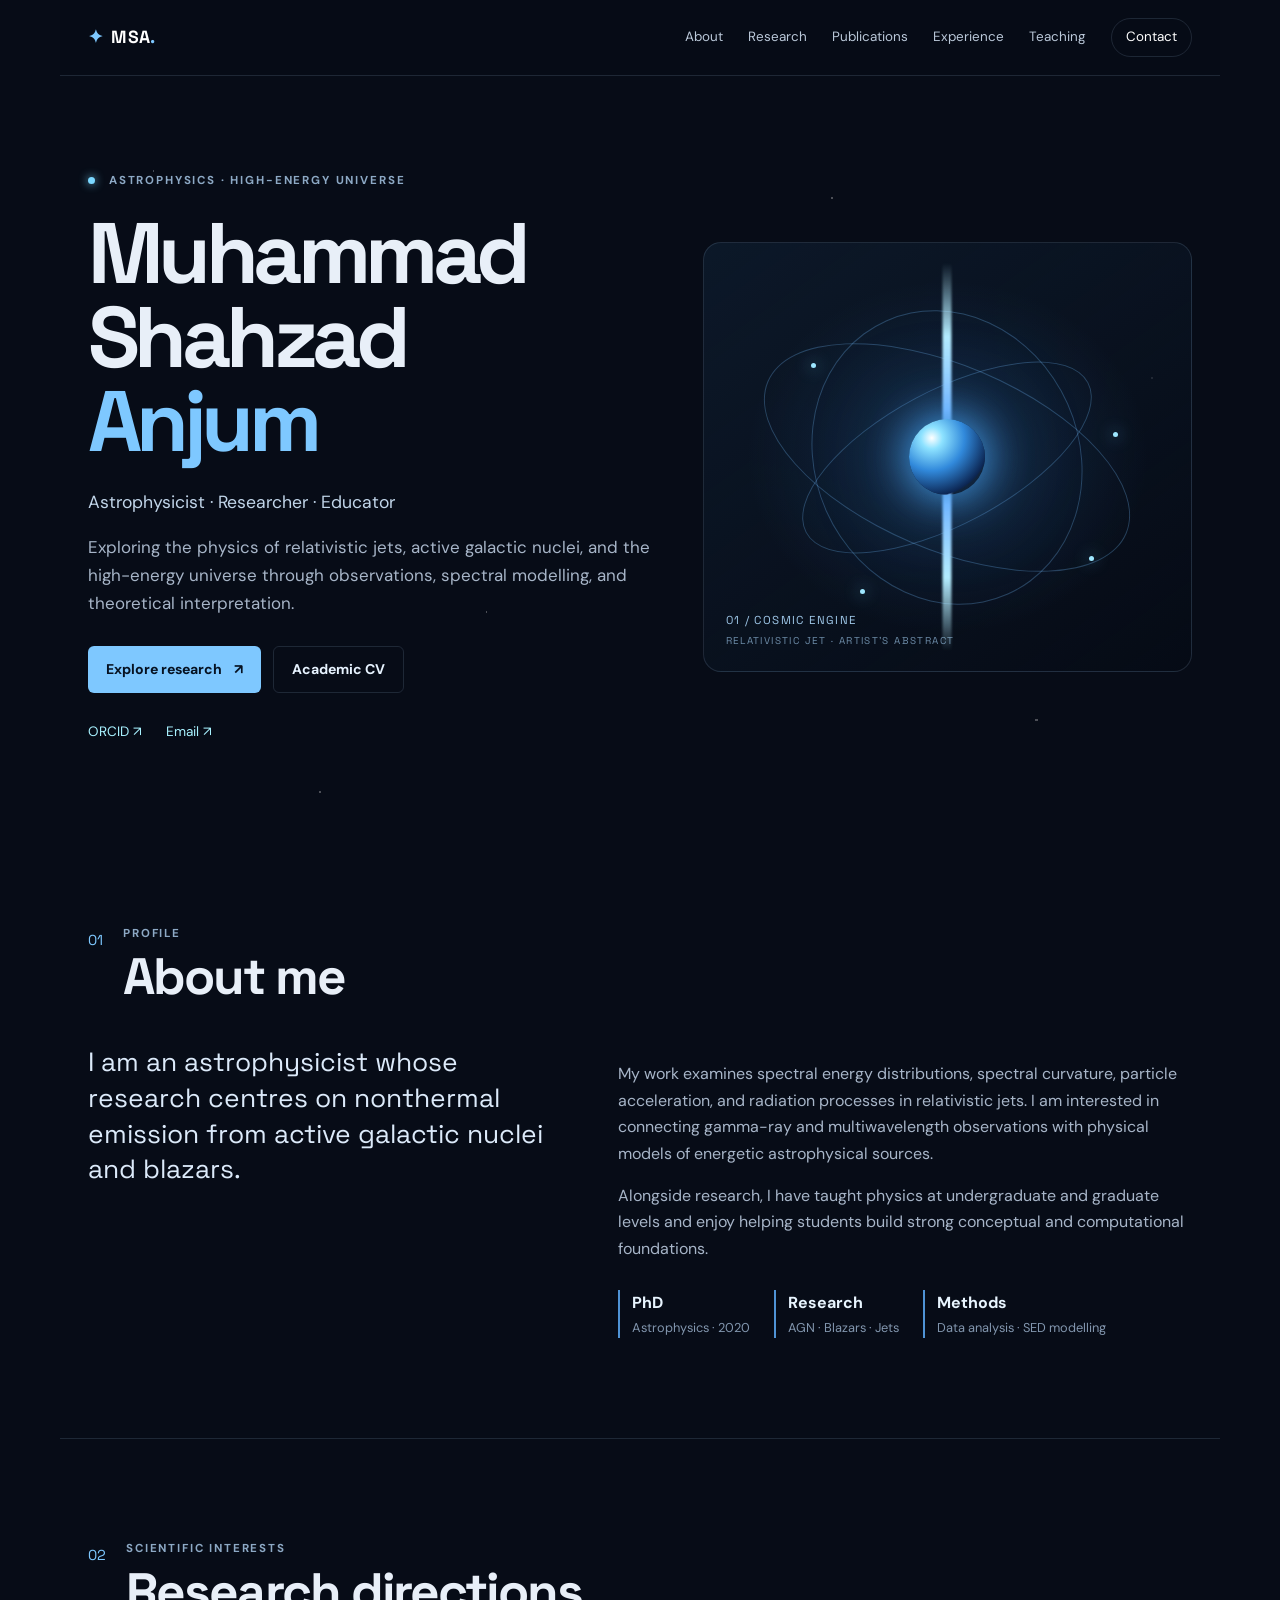
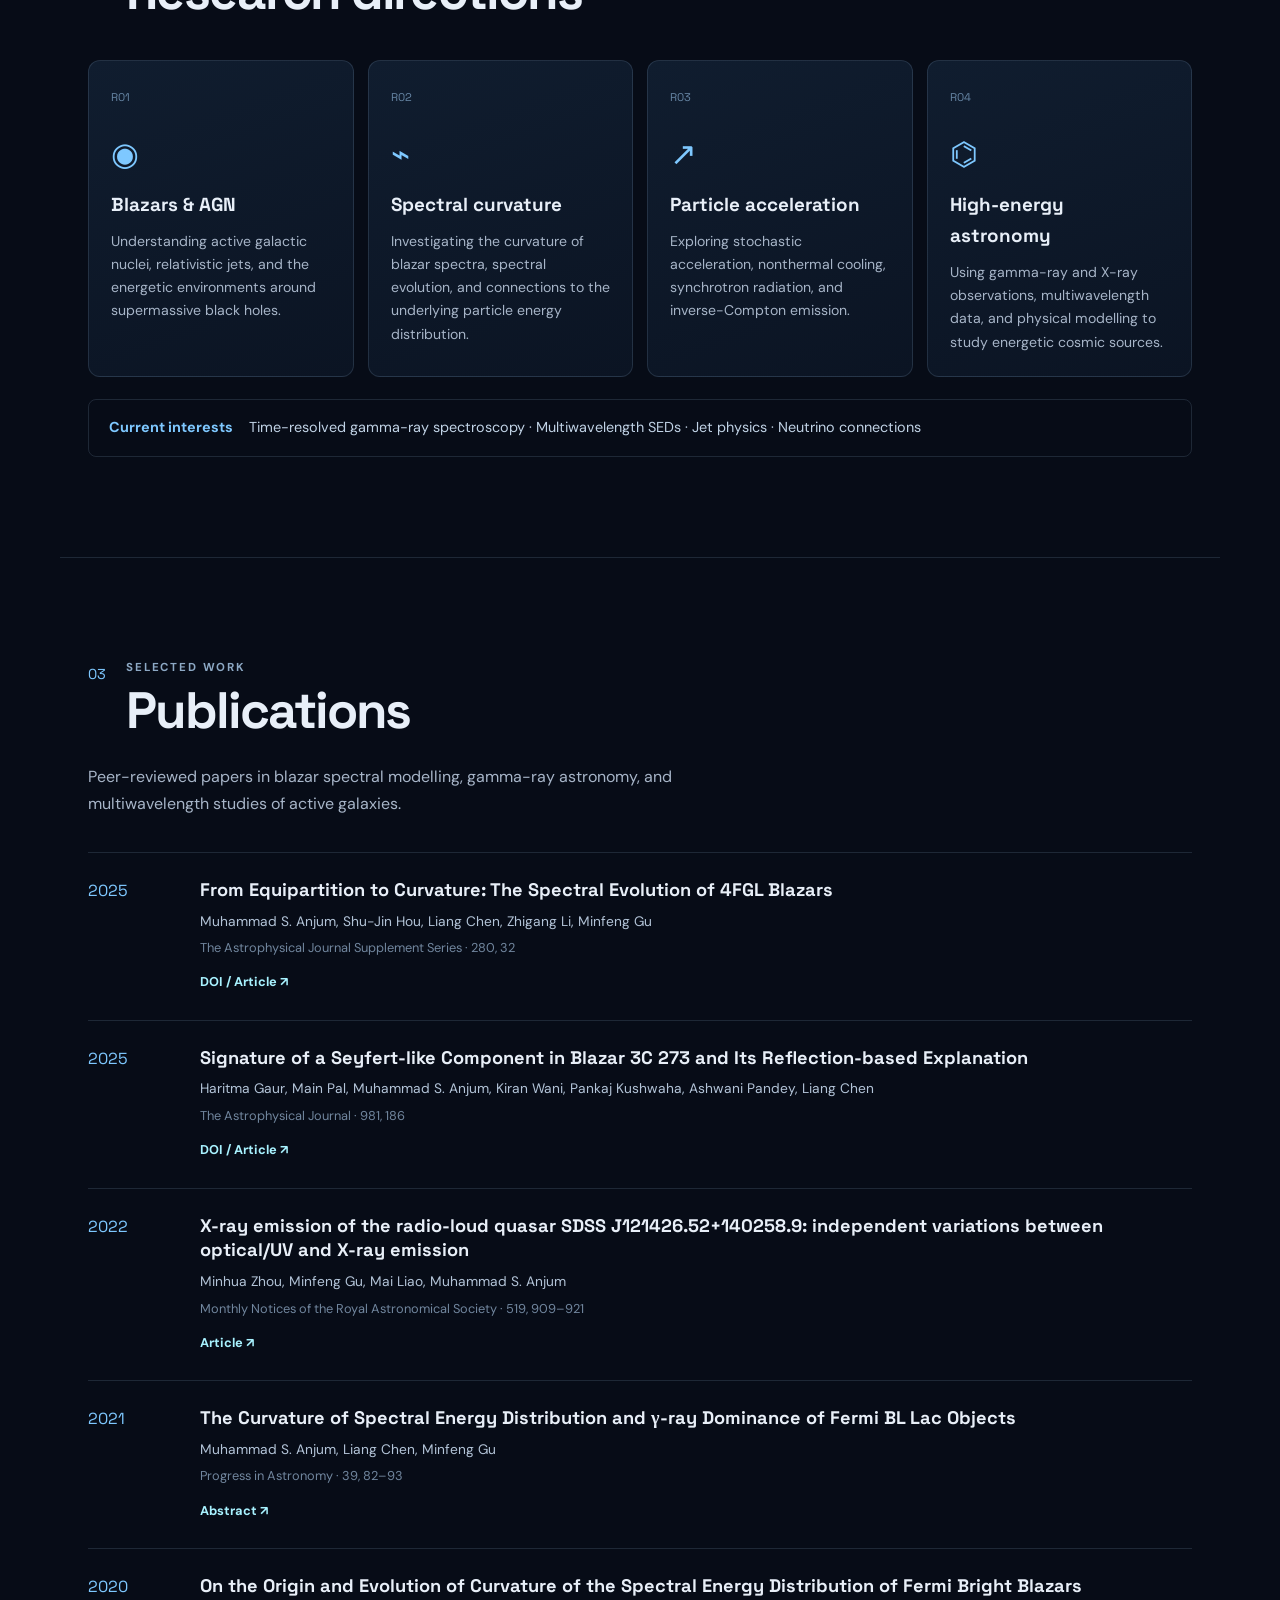
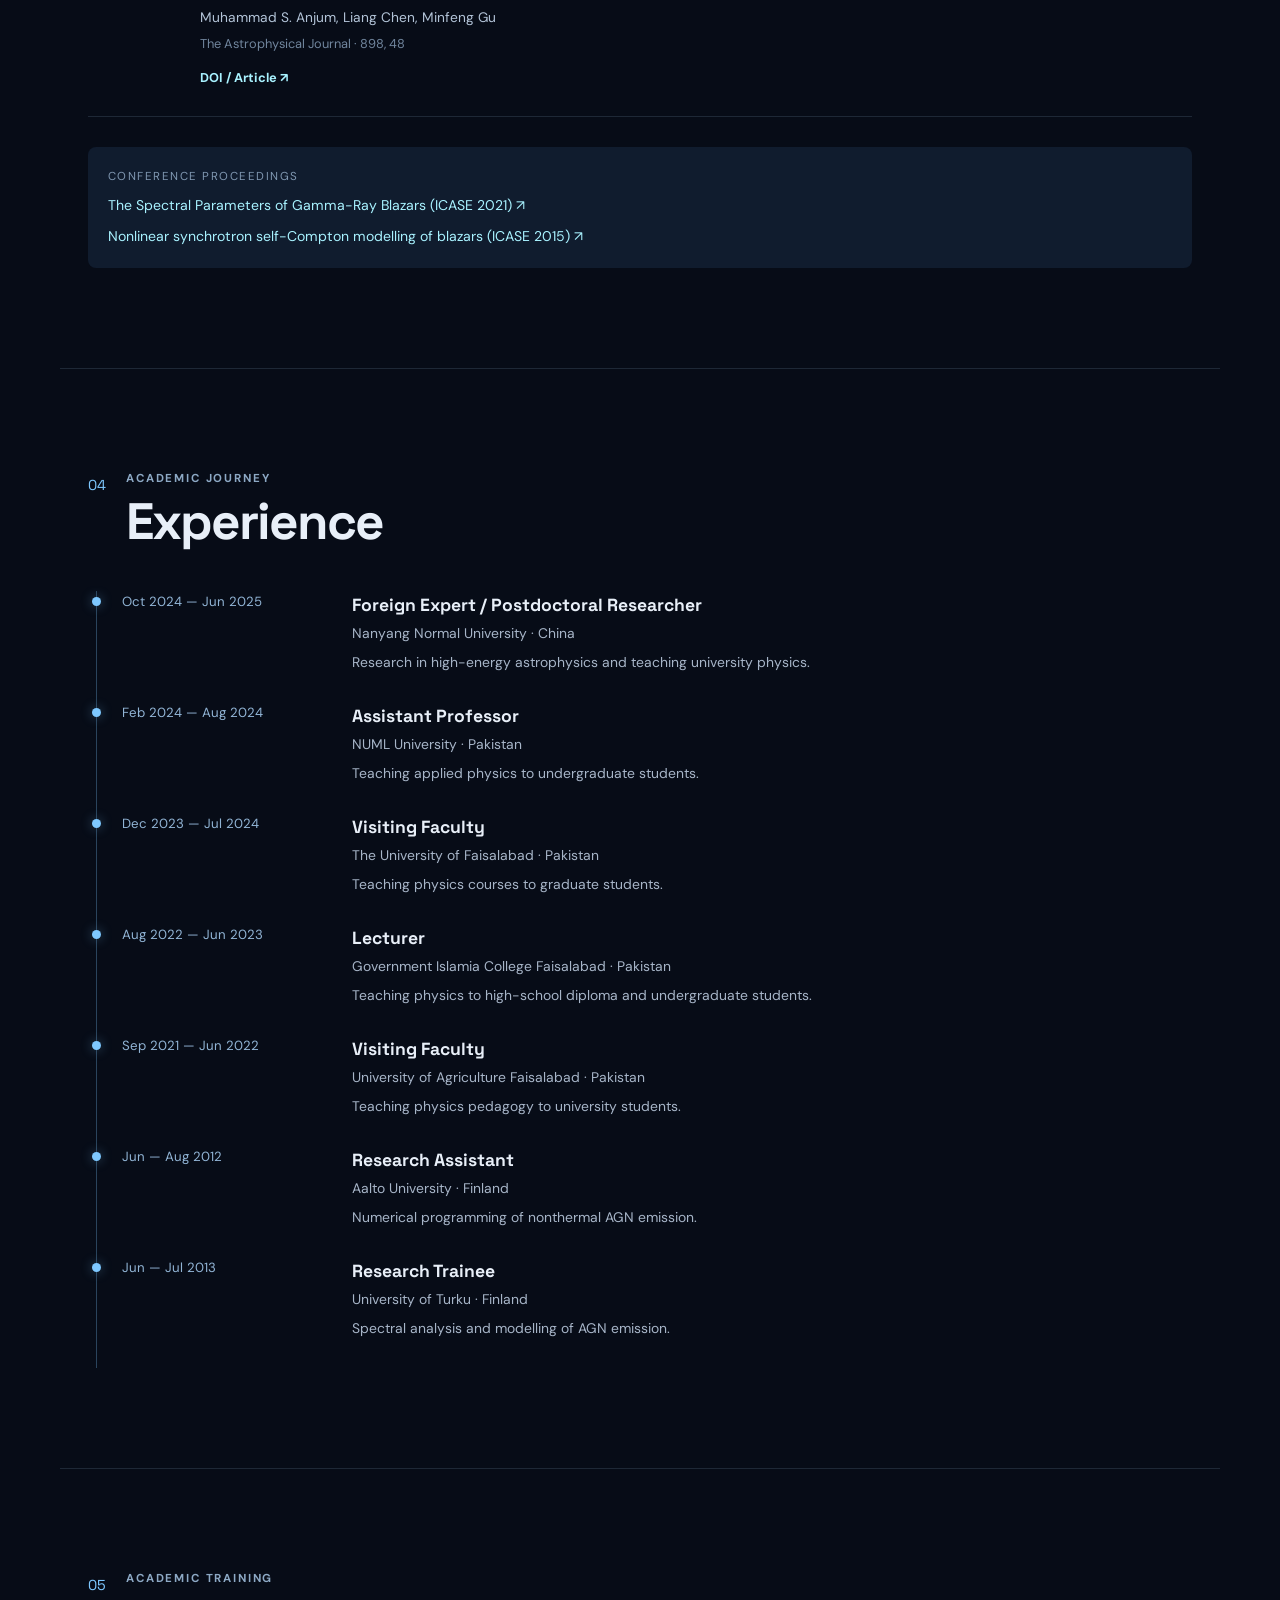
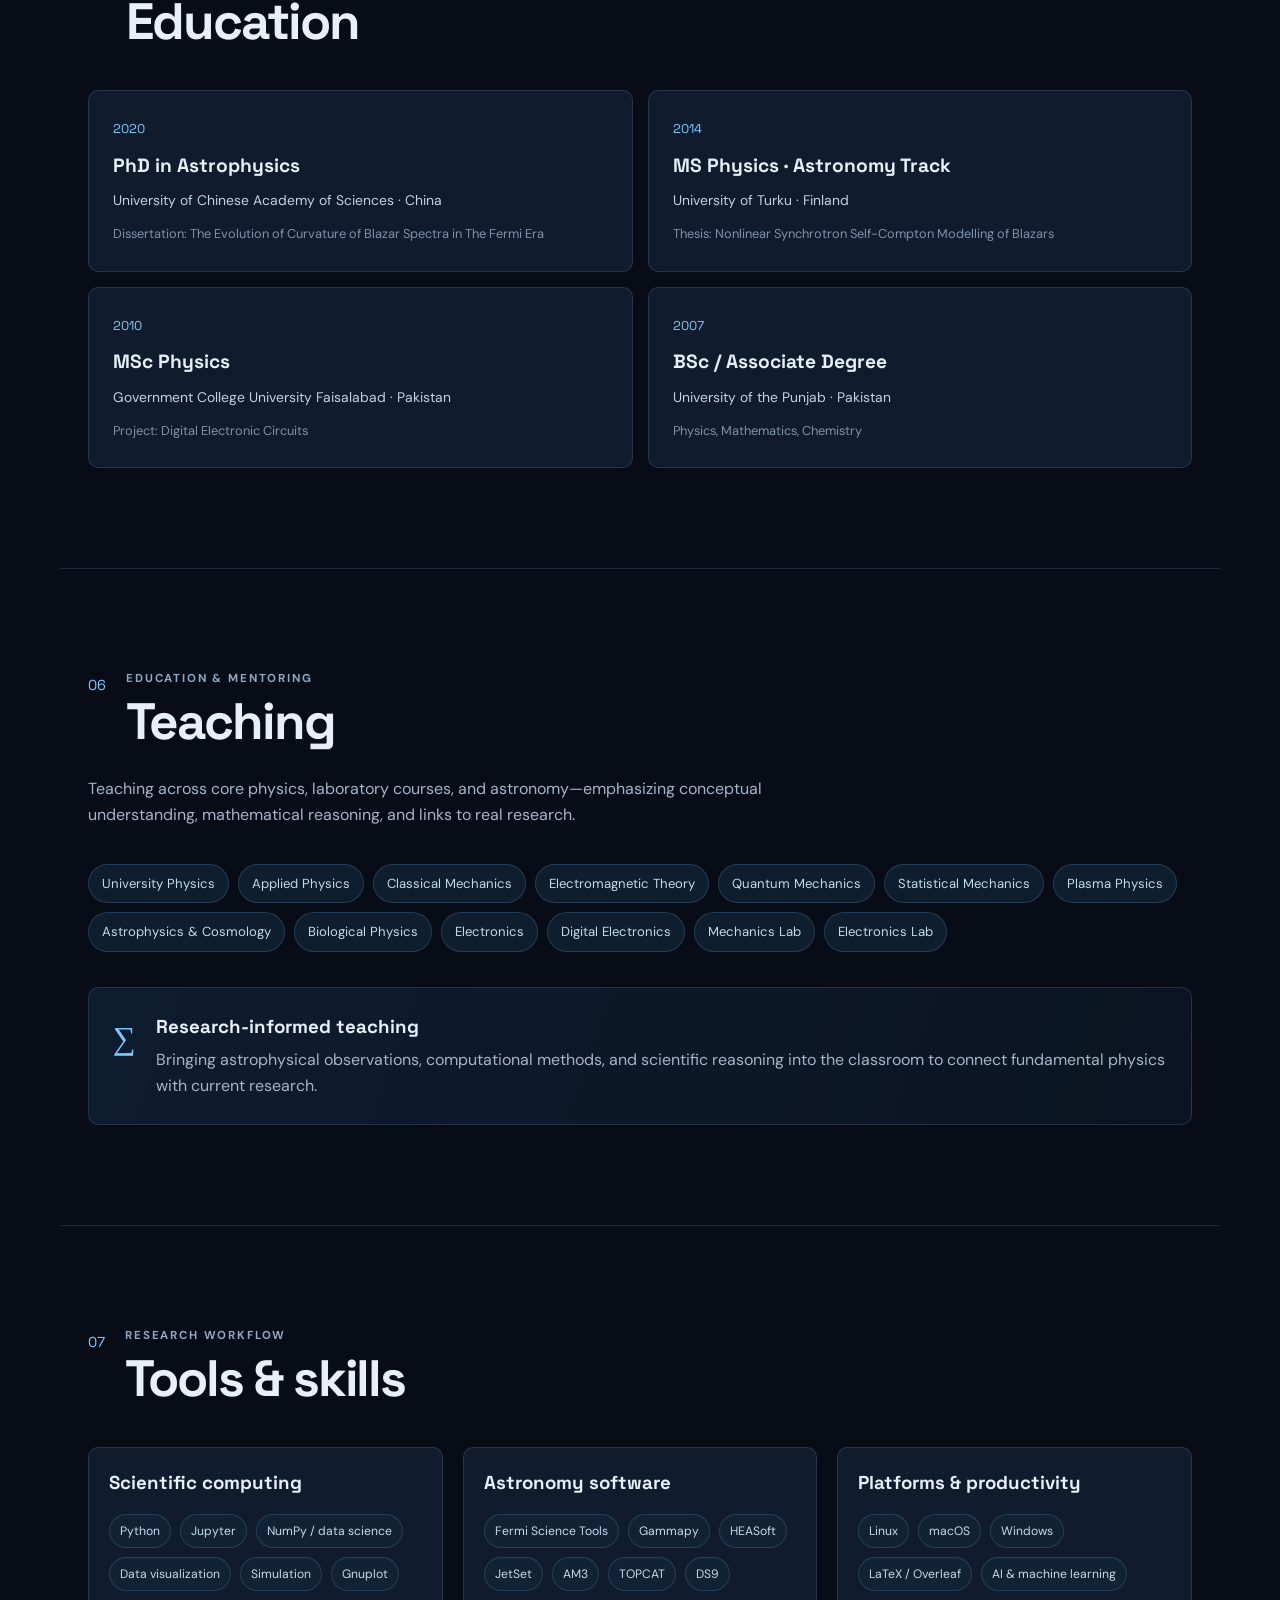
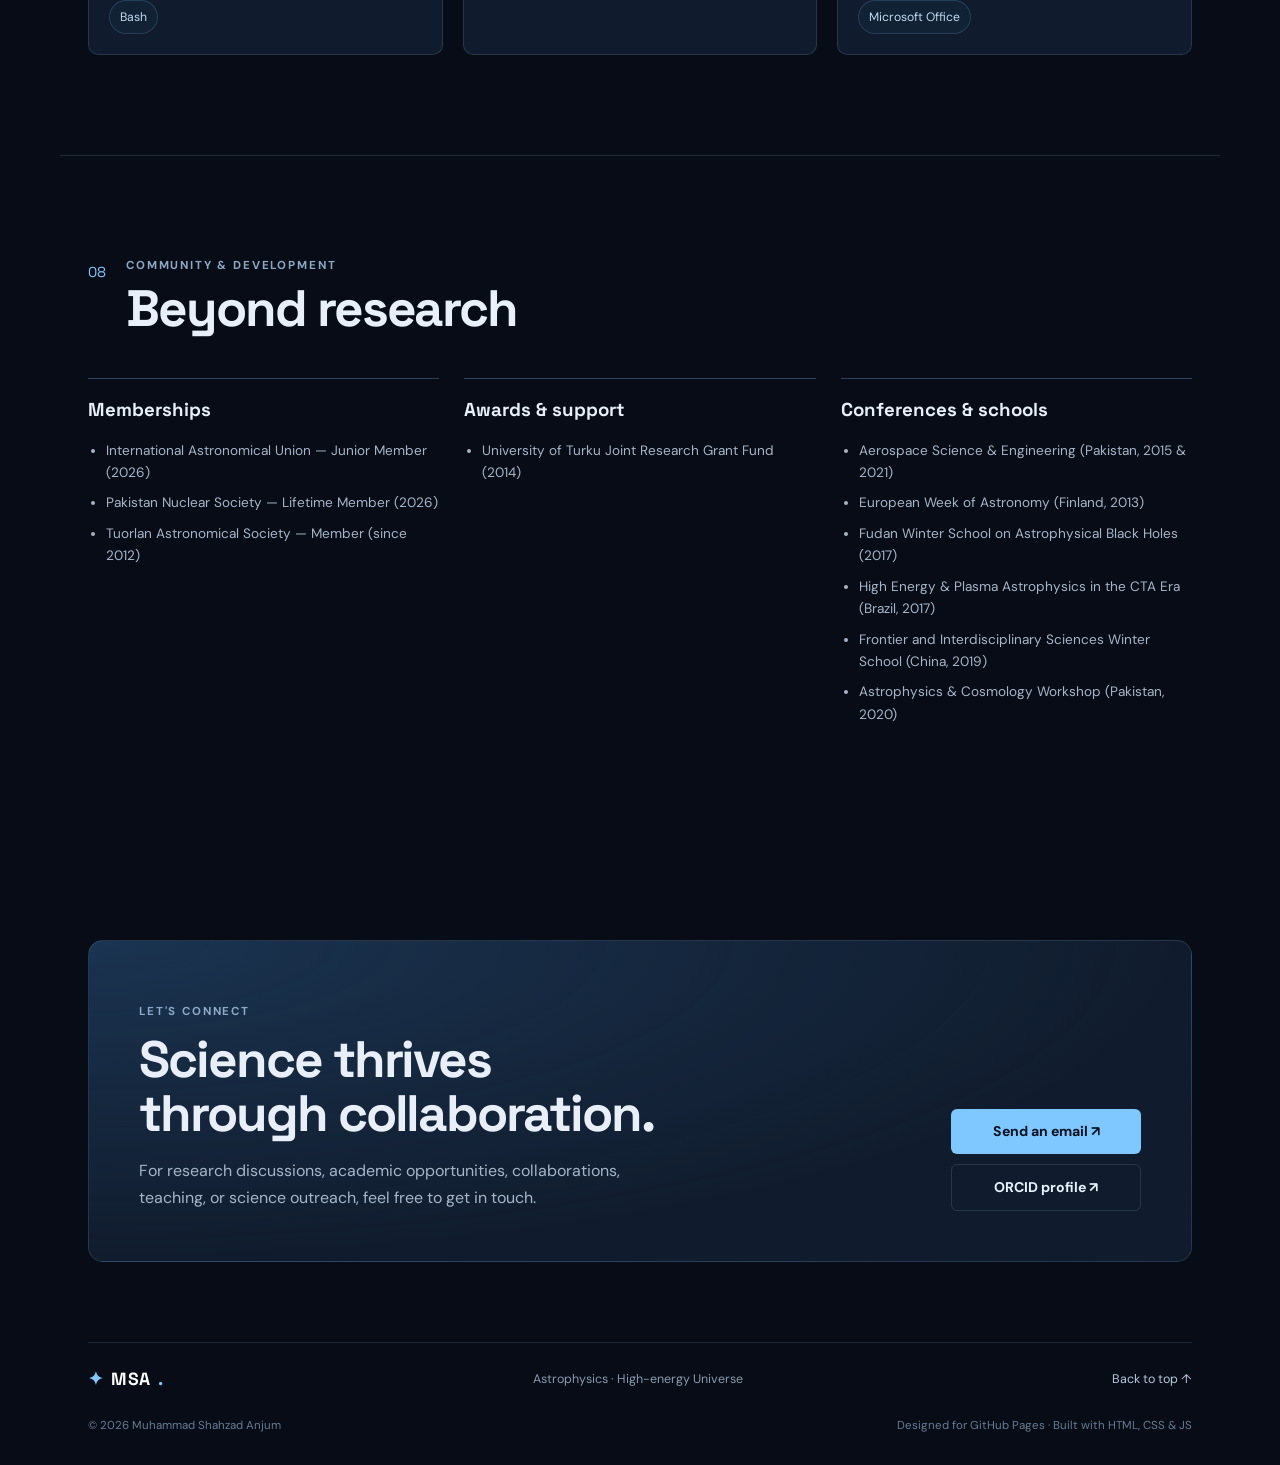
<file: index.html>
<!doctype html>
<html lang="en">
<head>
  <meta charset="utf-8"><meta name="viewport" content="width=device-width, initial-scale=1">
  <meta name="description" content="Academic website of Muhammad Shahzad Anjum, astrophysicist researching blazars, AGN, spectral curvature, and high-energy astrophysics.">
  <meta name="theme-color" content="#080e1b">
  <title>Muhammad Shahzad Anjum | Astrophysics</title>
  <link rel="stylesheet" href="styles.css">
</head>
<body>
  <div class="starfield" aria-hidden="true"></div>
  <header class="site-header">
    <a class="brand" href="#home"><span class="brand-mark">✦</span><span>MSA<span class="brand-dot">.</span></span></a>
    <button class="menu-toggle" aria-label="Toggle navigation" aria-expanded="false">☰</button>
    <nav class="nav" aria-label="Main navigation">
      <a href="#about">About</a><a href="#research">Research</a><a href="#publications">Publications</a><a href="#experience">Experience</a><a href="#teaching">Teaching</a><a href="#contact" class="nav-contact">Contact</a>
    </nav>
  </header>

  <main>
    <section class="hero section" id="home">
      <div class="hero-copy">
        <div class="eyebrow"><span class="pulse"></span> ASTROPHYSICS · HIGH-ENERGY UNIVERSE</div>
        <h1>Muhammad Shahzad<br><span>Anjum</span></h1>
        <p class="hero-subtitle">Astrophysicist · Researcher · Educator</p>
        <p class="hero-intro">Exploring the physics of relativistic jets, active galactic nuclei, and the high-energy universe through observations, spectral modelling, and theoretical interpretation.</p>
        <div class="hero-actions"><a class="button primary" href="#research">Explore research <span>↗</span></a><a class="button outline" href="cv.html">Academic CV</a></div>
        <div class="hero-links"><a href="https://orcid.org/0000-0001-6820-717X" target="_blank" rel="noreferrer">ORCID ↗</a><a href="mailto:mshahzadanjum@yahoo.com">Email ↗</a></div>
      </div>
      <div class="hero-art" aria-label="Abstract cosmic jet illustration">
        <div class="orbit orbit-one"></div><div class="orbit orbit-two"></div><div class="orbit orbit-three"></div>
        <div class="core"></div><div class="jet jet-top"></div><div class="jet jet-bottom"></div><div class="dust dust-a"></div><div class="dust dust-b"></div><div class="dust dust-c"></div><div class="dust dust-d"></div>
        <div class="art-caption"><span>01 / COSMIC ENGINE</span><small>RELATIVISTIC JET · ARTIST'S ABSTRACT</small></div>
      </div>
    </section>


    <section class="section about" id="about">
      <div class="section-heading"><span class="section-index">01</span><div><p class="eyebrow">PROFILE</p><h2>About me</h2></div></div>
      <div class="about-grid"><p class="lead">I am an astrophysicist whose research centres on nonthermal emission from active galactic nuclei and blazars.</p><div class="about-text"><p>My work examines spectral energy distributions, spectral curvature, particle acceleration, and radiation processes in relativistic jets. I am interested in connecting gamma-ray and multiwavelength observations with physical models of energetic astrophysical sources.</p><p>Alongside research, I have taught physics at undergraduate and graduate levels and enjoy helping students build strong conceptual and computational foundations.</p><div class="quick-facts"><div><strong>PhD</strong><span>Astrophysics · 2020</span></div><div><strong>Research</strong><span>AGN · Blazars · Jets</span></div><div><strong>Methods</strong><span>Data analysis · SED modelling</span></div></div></div>
    </section>

    <section class="section research" id="research">
      <div class="section-heading"><span class="section-index">02</span><div><p class="eyebrow">SCIENTIFIC INTERESTS</p><h2>Research directions</h2></div></div>
      <div class="research-grid">
        <article class="research-card"><span class="card-number">R01</span><div class="glyph">◉</div><h3>Blazars &amp; AGN</h3><p>Understanding active galactic nuclei, relativistic jets, and the energetic environments around supermassive black holes.</p></article>
        <article class="research-card"><span class="card-number">R02</span><div class="glyph">⌁</div><h3>Spectral curvature</h3><p>Investigating the curvature of blazar spectra, spectral evolution, and connections to the underlying particle energy distribution.</p></article>
        <article class="research-card"><span class="card-number">R03</span><div class="glyph">↗</div><h3>Particle acceleration</h3><p>Exploring stochastic acceleration, nonthermal cooling, synchrotron radiation, and inverse-Compton emission.</p></article>
        <article class="research-card"><span class="card-number">R04</span><div class="glyph">⌬</div><h3>High-energy astronomy</h3><p>Using gamma-ray and X-ray observations, multiwavelength data, and physical modelling to study energetic cosmic sources.</p></article>
      </div>
      <div class="research-note"><span>Current interests</span> Time-resolved gamma-ray spectroscopy · Multiwavelength SEDs · Jet physics · Neutrino connections</div>
    </section>

    <section class="section publications" id="publications">
      <div class="section-heading"><span class="section-index">03</span><div><p class="eyebrow">SELECTED WORK</p><h2>Publications</h2></div></div>
      <p class="section-blurb">Peer-reviewed papers in blazar spectral modelling, gamma-ray astronomy, and multiwavelength studies of active galaxies.</p>
      <div class="publication-list">
        <article class="publication"><div class="pub-year">2025</div><div class="pub-main"><h3>From Equipartition to Curvature: The Spectral Evolution of 4FGL Blazars</h3><p>Muhammad S. Anjum, Shu-Jin Hou, Liang Chen, Zhigang Li, Minfeng Gu</p><div class="pub-meta">The Astrophysical Journal Supplement Series · 280, 32</div><a href="https://doi.org/10.3847/1538-4365/adf4dc" target="_blank" rel="noreferrer">DOI / Article ↗</a></div></article>
        <article class="publication"><div class="pub-year">2025</div><div class="pub-main"><h3>Signature of a Seyfert-like Component in Blazar 3C 273 and Its Reflection-based Explanation</h3><p>Haritma Gaur, Main Pal, Muhammad S. Anjum, Kiran Wani, Pankaj Kushwaha, Ashwani Pandey, Liang Chen</p><div class="pub-meta">The Astrophysical Journal · 981, 186</div><a href="https://doi.org/10.3847/1538-4357/adb0ca" target="_blank" rel="noreferrer">DOI / Article ↗</a></div></article>
        <article class="publication"><div class="pub-year">2022</div><div class="pub-main"><h3>X-ray emission of the radio-loud quasar SDSS J121426.52+140258.9: independent variations between optical/UV and X-ray emission</h3><p>Minhua Zhou, Minfeng Gu, Mai Liao, Muhammad S. Anjum</p><div class="pub-meta">Monthly Notices of the Royal Astronomical Society · 519, 909–921</div><a href="https://academic.oup.com/mnras/article/519/1/909/6957233" target="_blank" rel="noreferrer">Article ↗</a></div></article>
        <article class="publication"><div class="pub-year">2021</div><div class="pub-main"><h3>The Curvature of Spectral Energy Distribution and γ-ray Dominance of Fermi BL Lac Objects</h3><p>Muhammad S. Anjum, Liang Chen, Minfeng Gu</p><div class="pub-meta">Progress in Astronomy · 39, 82–93</div><a href="https://scixplorer.org/abs/2021PrA....39...82A/abstract" target="_blank" rel="noreferrer">Abstract ↗</a></div></article>
        <article class="publication"><div class="pub-year">2020</div><div class="pub-main"><h3>On the Origin and Evolution of Curvature of the Spectral Energy Distribution of Fermi Bright Blazars</h3><p>Muhammad S. Anjum, Liang Chen, Minfeng Gu</p><div class="pub-meta">The Astrophysical Journal · 898, 48</div><a href="https://doi.org/10.3847/1538-4357/ab99a1" target="_blank" rel="noreferrer">DOI / Article ↗</a></div></article>
      </div>
      <div class="publication-extra"><span>Conference proceedings</span><a href="https://ieeexplore.ieee.org/abstract/document/9904234" target="_blank" rel="noreferrer">The Spectral Parameters of Gamma-Ray Blazars (ICASE 2021) ↗</a><a href="https://ieeexplore.ieee.org/abstract/document/7489524" target="_blank" rel="noreferrer">Nonlinear synchrotron self-Compton modelling of blazars (ICASE 2015) ↗</a></div>
    </section>


    <section class="section experience" id="experience">
      <div class="section-heading"><span class="section-index">04</span><div><p class="eyebrow">ACADEMIC JOURNEY</p><h2>Experience</h2></div></div>
      <div class="timeline">
        <div class="timeline-item"><div class="timeline-date">Oct 2024 — Jun 2025</div><div><h3>Foreign Expert / Postdoctoral Researcher</h3><p class="timeline-place">Nanyang Normal University · China</p><p>Research in high-energy astrophysics and teaching university physics.</p></div></div>
        <div class="timeline-item"><div class="timeline-date">Feb 2024 — Aug 2024</div><div><h3>Assistant Professor</h3><p class="timeline-place">NUML University · Pakistan</p><p>Teaching applied physics to undergraduate students.</p></div></div>
        <div class="timeline-item"><div class="timeline-date">Dec 2023 — Jul 2024</div><div><h3>Visiting Faculty</h3><p class="timeline-place">The University of Faisalabad · Pakistan</p><p>Teaching physics courses to graduate students.</p></div></div>
        <div class="timeline-item"><div class="timeline-date">Aug 2022 — Jun 2023</div><div><h3>Lecturer</h3><p class="timeline-place">Government Islamia College Faisalabad · Pakistan</p><p>Teaching physics to high-school diploma and undergraduate students.</p></div></div>
        <div class="timeline-item"><div class="timeline-date">Sep 2021 — Jun 2022</div><div><h3>Visiting Faculty</h3><p class="timeline-place">University of Agriculture Faisalabad · Pakistan</p><p>Teaching physics pedagogy to university students.</p></div></div>
        <div class="timeline-item"><div class="timeline-date">Jun — Aug 2012</div><div><h3>Research Assistant</h3><p class="timeline-place">Aalto University · Finland</p><p>Numerical programming of nonthermal AGN emission.</p></div></div>
        <div class="timeline-item"><div class="timeline-date">Jun — Jul 2013</div><div><h3>Research Trainee</h3><p class="timeline-place">University of Turku · Finland</p><p>Spectral analysis and modelling of AGN emission.</p></div></div>
      </div>
    </section>

    <section class="section education" id="education">
      <div class="section-heading"><span class="section-index">05</span><div><p class="eyebrow">ACADEMIC TRAINING</p><h2>Education</h2></div></div>
      <div class="education-grid">
        <article><span class="degree-year">2020</span><h3>PhD in Astrophysics</h3><p>University of Chinese Academy of Sciences · China</p><small>Dissertation: The Evolution of Curvature of Blazar Spectra in The Fermi Era</small></article>
        <article><span class="degree-year">2014</span><h3>MS Physics · Astronomy Track</h3><p>University of Turku · Finland</p><small>Thesis: Nonlinear Synchrotron Self-Compton Modelling of Blazars</small></article>
        <article><span class="degree-year">2010</span><h3>MSc Physics</h3><p>Government College University Faisalabad · Pakistan</p><small>Project: Digital Electronic Circuits</small></article>
        <article><span class="degree-year">2007</span><h3>BSc / Associate Degree</h3><p>University of the Punjab · Pakistan</p><small>Physics, Mathematics, Chemistry</small></article>
      </div>
    </section>
    <section class="section teaching" id="teaching">
      <div class="section-heading"><span class="section-index">06</span><div><p class="eyebrow">EDUCATION &amp; MENTORING</p><h2>Teaching</h2></div></div>
      <p class="section-blurb">Teaching across core physics, laboratory courses, and astronomy—emphasizing conceptual understanding, mathematical reasoning, and links to real research.</p>
      <div class="course-tags"><span>University Physics</span><span>Applied Physics</span><span>Classical Mechanics</span><span>Electromagnetic Theory</span><span>Quantum Mechanics</span><span>Statistical Mechanics</span><span>Plasma Physics</span><span>Astrophysics &amp; Cosmology</span><span>Biological Physics</span><span>Electronics</span><span>Digital Electronics</span><span>Mechanics Lab</span><span>Electronics Lab</span></div>
      <div class="teaching-note"><div class="glyph">∑</div><div><h3>Research-informed teaching</h3><p>Bringing astrophysical observations, computational methods, and scientific reasoning into the classroom to connect fundamental physics with current research.</p></div></div>
    </section>
    <section class="section toolkit" id="toolkit">
      <div class="section-heading"><span class="section-index">07</span><div><p class="eyebrow">RESEARCH WORKFLOW</p><h2>Tools &amp; skills</h2></div></div>
      <div class="tool-grid"><div><h3>Scientific computing</h3><div class="course-tags compact"><span>Python</span><span>Jupyter</span><span>NumPy / data science</span><span>Data visualization</span><span>Simulation</span><span>Gnuplot</span><span>Bash</span></div></div><div><h3>Astronomy software</h3><div class="course-tags compact"><span>Fermi Science Tools</span><span>Gammapy</span><span>HEASoft</span><span>JetSet</span><span>AM3</span><span>TOPCAT</span><span>DS9</span></div></div><div><h3>Platforms &amp; productivity</h3><div class="course-tags compact"><span>Linux</span><span>macOS</span><span>Windows</span><span>LaTeX / Overleaf</span><span>AI &amp; machine learning</span><span>Microsoft Office</span></div></div></div>
    </section>
    <section class="section extras" id="extras">
      <div class="section-heading"><span class="section-index">08</span><div><p class="eyebrow">COMMUNITY &amp; DEVELOPMENT</p><h2>Beyond research</h2></div></div>
      <div class="extras-grid"><div><h3>Memberships</h3><ul><li>International Astronomical Union — Junior Member (2026)</li><li>Pakistan Nuclear Society — Lifetime Member (2026)</li><li>Tuorlan Astronomical Society — Member (since 2012)</li></ul></div><div><h3>Awards &amp; support</h3><ul><li>University of Turku Joint Research Grant Fund (2014)</li></ul></div><div><h3>Conferences &amp; schools</h3><ul><li>Aerospace Science &amp; Engineering (Pakistan, 2015 &amp; 2021)</li><li>European Week of Astronomy (Finland, 2013)</li><li>Fudan Winter School on Astrophysical Black Holes (2017)</li><li>High Energy &amp; Plasma Astrophysics in the CTA Era (Brazil, 2017)</li><li>Frontier and Interdisciplinary Sciences Winter School (China, 2019)</li><li>Astrophysics &amp; Cosmology Workshop (Pakistan, 2020)</li></ul></div></div>
    </section>
    <section class="section contact" id="contact">
      <div class="contact-box"><div><p class="eyebrow">LET'S CONNECT</p><h2>Science thrives<br>through collaboration.</h2><p>For research discussions, academic opportunities, collaborations, teaching, or science outreach, feel free to get in touch.</p></div><div class="contact-actions"><a class="button primary" href="mailto:mshahzadanjum@yahoo.com">Send an email ↗</a><a class="button outline" href="https://orcid.org/0000-0001-6820-717X" target="_blank" rel="noreferrer">ORCID profile ↗</a></div></div>
    </section>
  </main>
  <footer class="footer"><div class="footer-top"><a class="brand" href="#home"><span class="brand-mark">✦</span>MSA<span class="brand-dot">.</span></a><span>Astrophysics · High-energy Universe</span><a href="#home">Back to top ↑</a></div><div class="footer-bottom"><span>© <span id="year">2026</span> Muhammad Shahzad Anjum</span><span>Designed for GitHub Pages · Built with HTML, CSS &amp; JS</span></div></footer>
  <script src="script.js"></script>
</body>
</html>
</file>
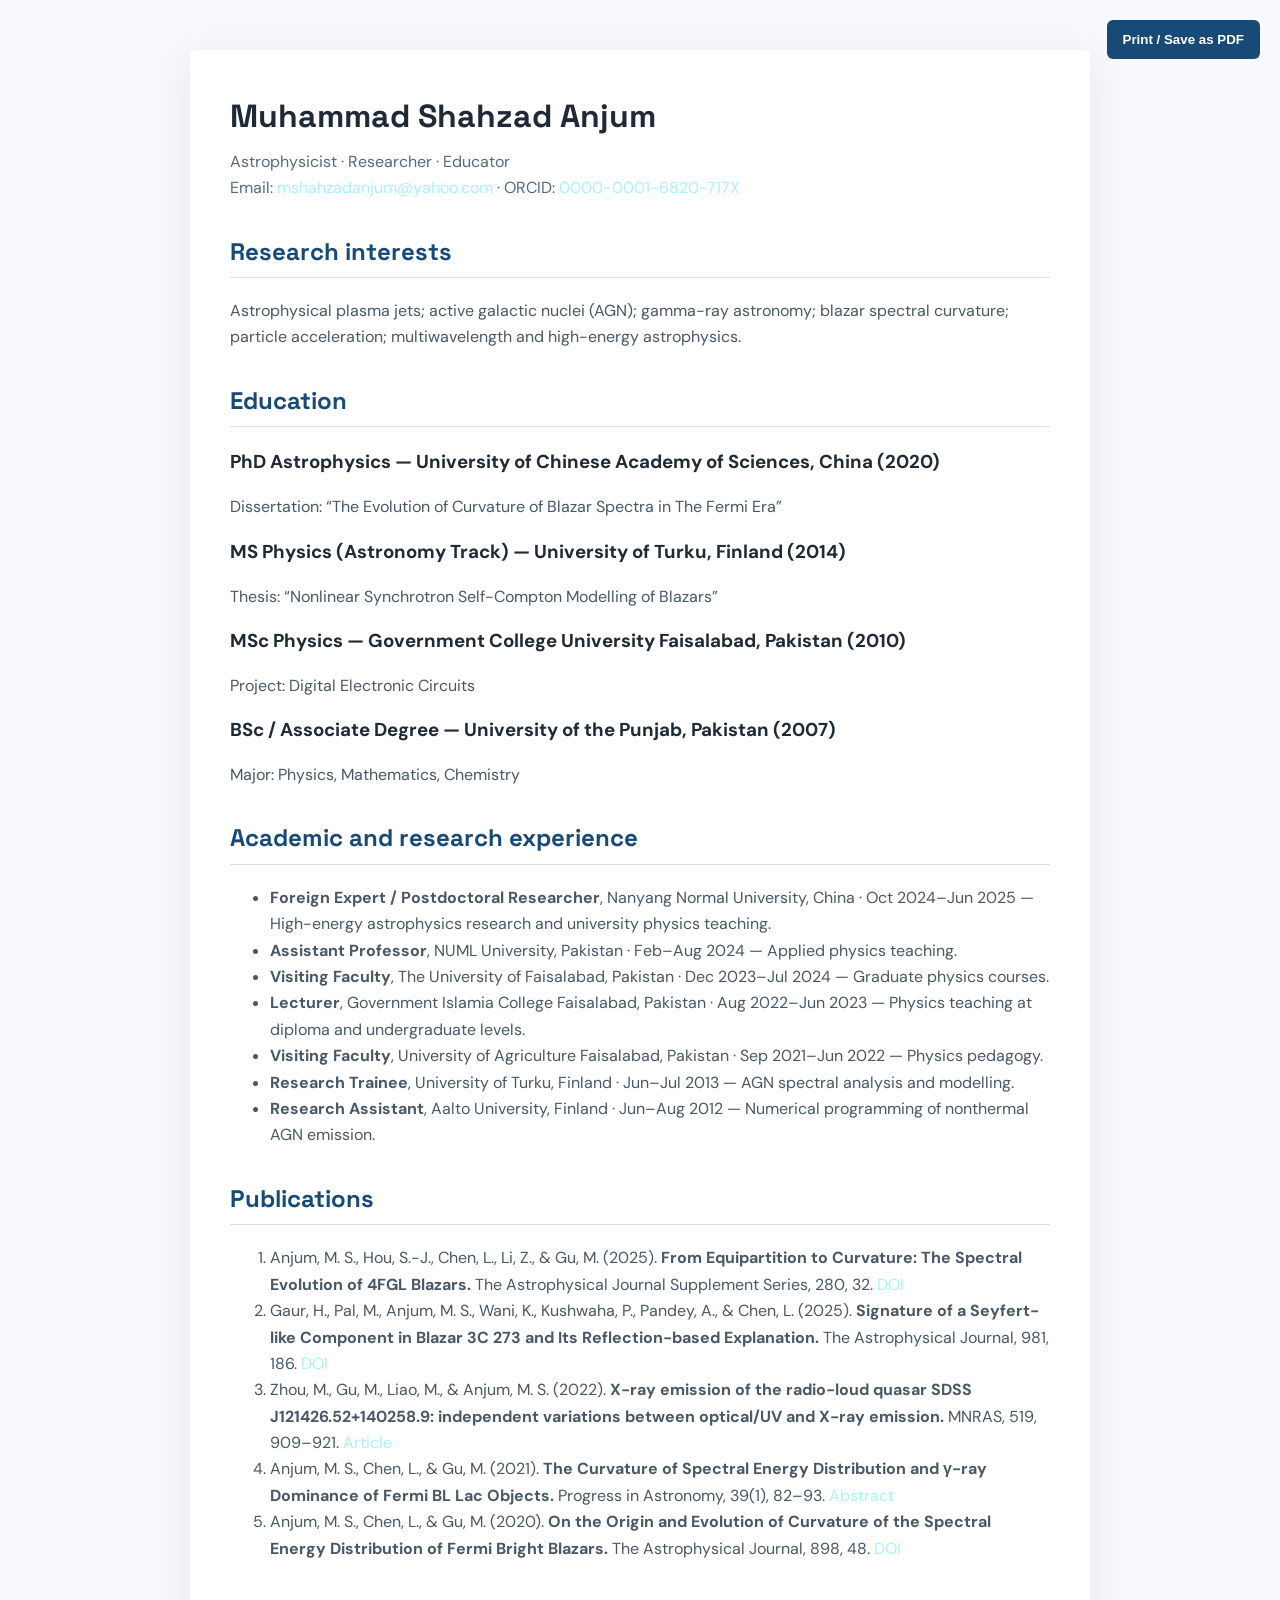
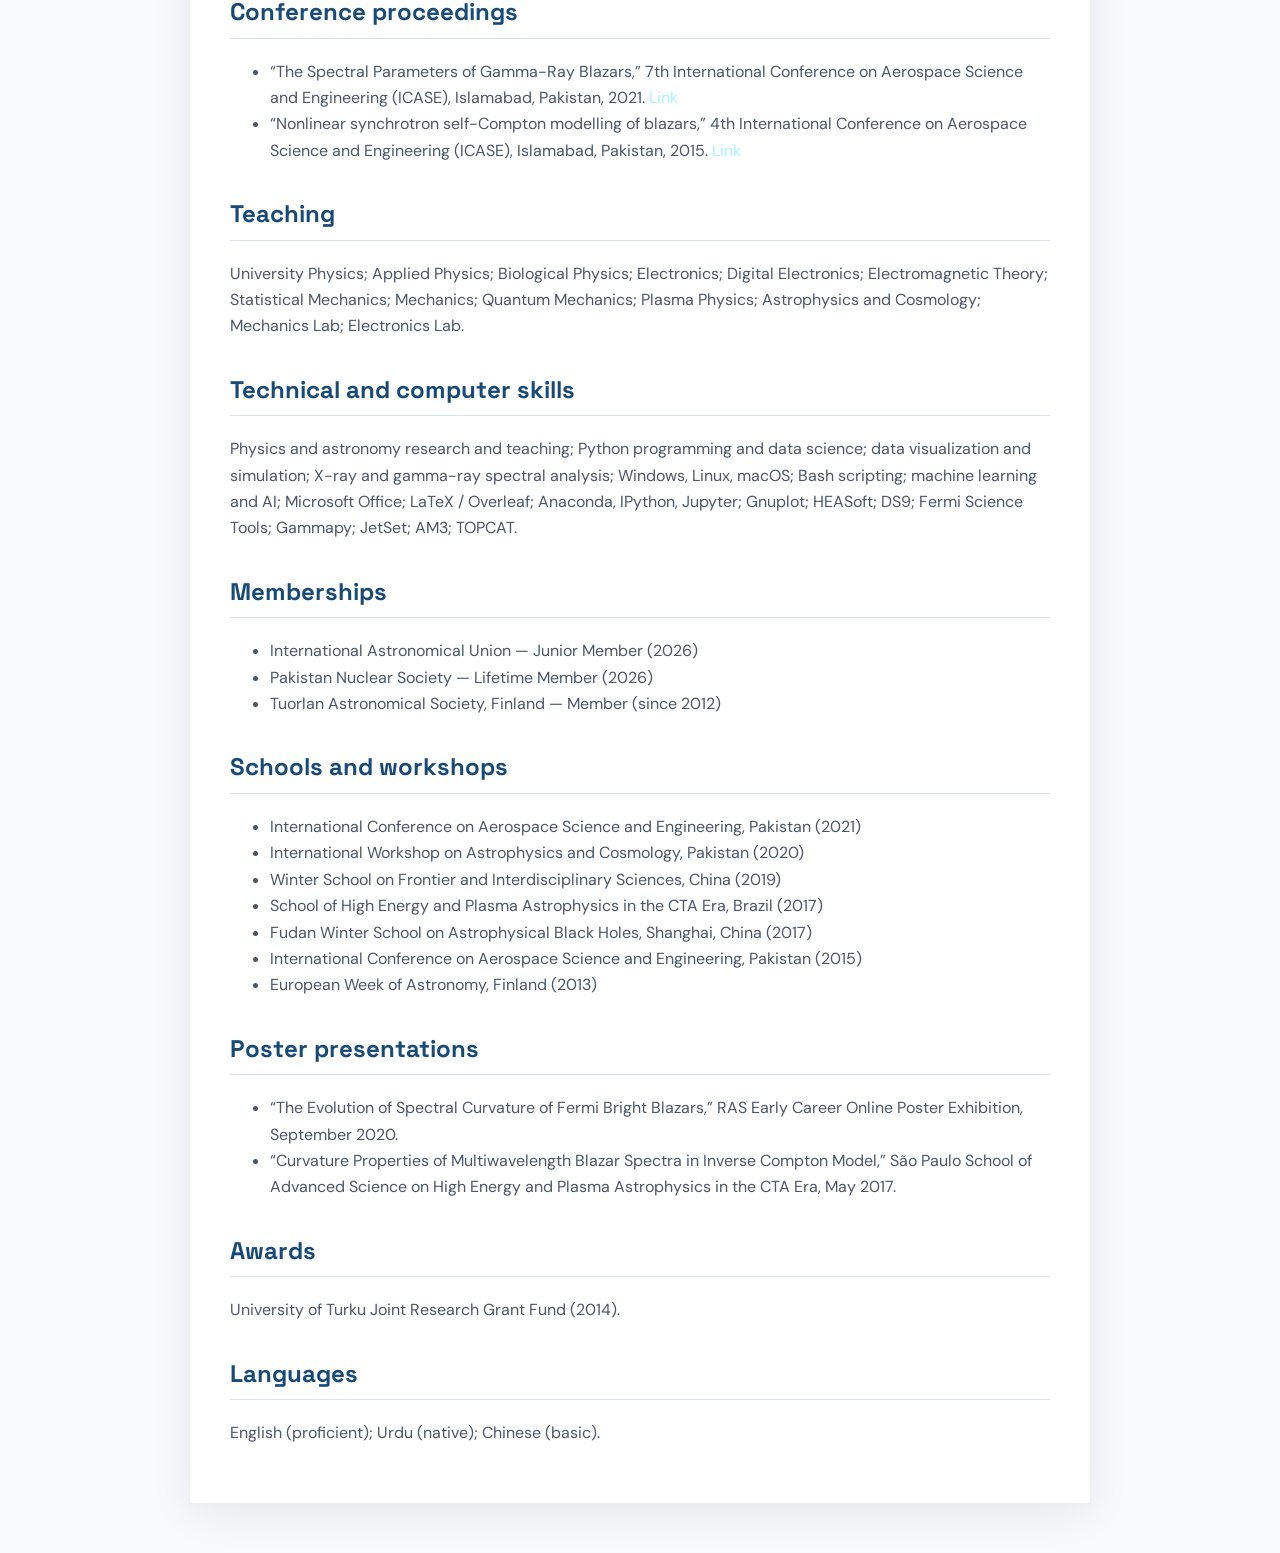
<file: cv.html>
<!doctype html><html lang="en"><head><meta charset="utf-8"><meta name="viewport" content="width=device-width,initial-scale=1"><title>Academic CV | Muhammad Shahzad Anjum</title><link rel="stylesheet" href="styles.css"></head><body class="cv-body"><button class="cv-print" onclick="window.print()">Print / Save as PDF</button><main class="cv-wrap"><h1>Muhammad Shahzad Anjum</h1><div class="cv-contact">Astrophysicist · Researcher · Educator<br>Email: <a href="mailto:mshahzadanjum@yahoo.com">mshahzadanjum@yahoo.com</a> · ORCID: <a href="https://orcid.org/0000-0001-6820-717X">0000-0001-6820-717X</a></div>
<h2>Research interests</h2><p>Astrophysical plasma jets; active galactic nuclei (AGN); gamma-ray astronomy; blazar spectral curvature; particle acceleration; multiwavelength and high-energy astrophysics.</p>
<h2>Education</h2><div class="cv-item"><h3>PhD Astrophysics — University of Chinese Academy of Sciences, China (2020)</h3><p>Dissertation: “The Evolution of Curvature of Blazar Spectra in The Fermi Era”</p></div><div class="cv-item"><h3>MS Physics (Astronomy Track) — University of Turku, Finland (2014)</h3><p>Thesis: “Nonlinear Synchrotron Self-Compton Modelling of Blazars”</p></div><div class="cv-item"><h3>MSc Physics — Government College University Faisalabad, Pakistan (2010)</h3><p>Project: Digital Electronic Circuits</p></div><div class="cv-item"><h3>BSc / Associate Degree — University of the Punjab, Pakistan (2007)</h3><p>Major: Physics, Mathematics, Chemistry</p></div>
<h2>Academic and research experience</h2><ul><li><b>Foreign Expert / Postdoctoral Researcher</b>, Nanyang Normal University, China · Oct 2024–Jun 2025 — High-energy astrophysics research and university physics teaching.</li><li><b>Assistant Professor</b>, NUML University, Pakistan · Feb–Aug 2024 — Applied physics teaching.</li><li><b>Visiting Faculty</b>, The University of Faisalabad, Pakistan · Dec 2023–Jul 2024 — Graduate physics courses.</li><li><b>Lecturer</b>, Government Islamia College Faisalabad, Pakistan · Aug 2022–Jun 2023 — Physics teaching at diploma and undergraduate levels.</li><li><b>Visiting Faculty</b>, University of Agriculture Faisalabad, Pakistan · Sep 2021–Jun 2022 — Physics pedagogy.</li><li><b>Research Trainee</b>, University of Turku, Finland · Jun–Jul 2013 — AGN spectral analysis and modelling.</li><li><b>Research Assistant</b>, Aalto University, Finland · Jun–Aug 2012 — Numerical programming of nonthermal AGN emission.</li></ul>
<h2>Publications</h2><ol><li>Anjum, M. S., Hou, S.-J., Chen, L., Li, Z., &amp; Gu, M. (2025). <b>From Equipartition to Curvature: The Spectral Evolution of 4FGL Blazars.</b> The Astrophysical Journal Supplement Series, 280, 32. <a href="https://doi.org/10.3847/1538-4365/adf4dc">DOI</a></li><li>Gaur, H., Pal, M., Anjum, M. S., Wani, K., Kushwaha, P., Pandey, A., &amp; Chen, L. (2025). <b>Signature of a Seyfert-like Component in Blazar 3C 273 and Its Reflection-based Explanation.</b> The Astrophysical Journal, 981, 186. <a href="https://doi.org/10.3847/1538-4357/adb0ca">DOI</a></li><li>Zhou, M., Gu, M., Liao, M., &amp; Anjum, M. S. (2022). <b>X-ray emission of the radio-loud quasar SDSS J121426.52+140258.9: independent variations between optical/UV and X-ray emission.</b> MNRAS, 519, 909–921. <a href="https://academic.oup.com/mnras/article/519/1/909/6957233">Article</a></li><li>Anjum, M. S., Chen, L., &amp; Gu, M. (2021). <b>The Curvature of Spectral Energy Distribution and γ-ray Dominance of Fermi BL Lac Objects.</b> Progress in Astronomy, 39(1), 82–93. <a href="https://scixplorer.org/abs/2021PrA....39...82A/abstract">Abstract</a></li><li>Anjum, M. S., Chen, L., &amp; Gu, M. (2020). <b>On the Origin and Evolution of Curvature of the Spectral Energy Distribution of Fermi Bright Blazars.</b> The Astrophysical Journal, 898, 48. <a href="https://doi.org/10.3847/1538-4357/ab99a1">DOI</a></li></ol>
<h2>Conference proceedings</h2><ul><li>“The Spectral Parameters of Gamma-Ray Blazars,” 7th International Conference on Aerospace Science and Engineering (ICASE), Islamabad, Pakistan, 2021. <a href="https://ieeexplore.ieee.org/abstract/document/9904234">Link</a></li><li>“Nonlinear synchrotron self-Compton modelling of blazars,” 4th International Conference on Aerospace Science and Engineering (ICASE), Islamabad, Pakistan, 2015. <a href="https://ieeexplore.ieee.org/abstract/document/7489524">Link</a></li></ul>
<h2>Teaching</h2><p>University Physics; Applied Physics; Biological Physics; Electronics; Digital Electronics; Electromagnetic Theory; Statistical Mechanics; Mechanics; Quantum Mechanics; Plasma Physics; Astrophysics and Cosmology; Mechanics Lab; Electronics Lab.</p>
<h2>Technical and computer skills</h2><p>Physics and astronomy research and teaching; Python programming and data science; data visualization and simulation; X-ray and gamma-ray spectral analysis; Windows, Linux, macOS; Bash scripting; machine learning and AI; Microsoft Office; LaTeX / Overleaf; Anaconda, IPython, Jupyter; Gnuplot; HEASoft; DS9; Fermi Science Tools; Gammapy; JetSet; AM3; TOPCAT.</p>
<h2>Memberships</h2><ul><li>International Astronomical Union — Junior Member (2026)</li><li>Pakistan Nuclear Society — Lifetime Member (2026)</li><li>Tuorlan Astronomical Society, Finland — Member (since 2012)</li></ul>
<h2>Schools and workshops</h2><ul><li>International Conference on Aerospace Science and Engineering, Pakistan (2021)</li><li>International Workshop on Astrophysics and Cosmology, Pakistan (2020)</li><li>Winter School on Frontier and Interdisciplinary Sciences, China (2019)</li><li>School of High Energy and Plasma Astrophysics in the CTA Era, Brazil (2017)</li><li>Fudan Winter School on Astrophysical Black Holes, Shanghai, China (2017)</li><li>International Conference on Aerospace Science and Engineering, Pakistan (2015)</li><li>European Week of Astronomy, Finland (2013)</li></ul>
<h2>Poster presentations</h2><ul><li>“The Evolution of Spectral Curvature of Fermi Bright Blazars,” RAS Early Career Online Poster Exhibition, September 2020.</li><li>“Curvature Properties of Multiwavelength Blazar Spectra in Inverse Compton Model,” São Paulo School of Advanced Science on High Energy and Plasma Astrophysics in the CTA Era, May 2017.</li></ul>
<h2>Awards</h2><p>University of Turku Joint Research Grant Fund (2014).</p><h2>Languages</h2><p>English (proficient); Urdu (native); Chinese (basic).</p></main></body></html>
</file>
<file: styles.css>
@import url('https://fonts.googleapis.com/css2?family=DM+Sans:wght@400;500;600;700&family=Space+Grotesk:wght@400;500;600;700&display=swap');
:root{--bg:#070c17;--bg2:#0b1424;--panel:#101c2e;--text:#e8eff8;--muted:#a7b5c8;--blue:#7ec8ff;--cyan:#a8f2ff;--line:rgba(168,200,234,.15);--accent:#70baff;--max:1160px}*{box-sizing:border-box}html{scroll-behavior:smooth;scroll-padding-top:90px}body{margin:0;background:var(--bg);color:var(--text);font-family:'DM Sans',sans-serif;line-height:1.65}a{color:var(--cyan);text-decoration:none}a:hover{color:#fff}.starfield{position:fixed;inset:0;pointer-events:none;opacity:.28;background-image:radial-gradient(1px 1px at 12% 19%,#d9efff 98%,transparent),radial-gradient(1px 1px at 65% 22%,#fff 98%,transparent),radial-gradient(1px 1px at 38% 68%,#fff 98%,transparent),radial-gradient(1.5px 1.5px at 81% 80%,#fff 98%,transparent),radial-gradient(1px 1px at 90% 42%,#fff 98%,transparent),radial-gradient(1px 1px at 25% 88%,#fff 98%,transparent);z-index:-1}.site-header{height:76px;max-width:var(--max);margin:auto;padding:0 28px;display:flex;align-items:center;justify-content:space-between;position:sticky;top:0;background:rgba(7,12,23,.82);backdrop-filter:blur(16px);z-index:20;border-bottom:1px solid var(--line)}.brand{font-family:'Space Grotesk',sans-serif;font-size:1.1rem;font-weight:700;letter-spacing:.02em;color:white;display:flex;gap:8px;align-items:center}.brand-mark{color:var(--blue)}.brand-dot{color:var(--blue)}.nav{display:flex;gap:25px;align-items:center}.nav a{font-size:.84rem;color:#bac8d9}.nav a:hover,.nav .nav-contact{color:white}.nav-contact{border:1px solid var(--line);padding:7px 14px;border-radius:99px}.menu-toggle{display:none;background:none;color:white;border:0;font-size:1.35rem}.section{max-width:var(--max);margin:0 auto;padding:100px 28px}.hero{min-height:620px;display:grid;grid-template-columns:1.08fr .92fr;gap:40px;align-items:center;padding-top:95px;padding-bottom:80px}.eyebrow{font-size:.72rem;letter-spacing:.16em;color:#8da9c5;font-weight:700}.pulse{display:inline-block;width:7px;height:7px;background:#7bd8ff;border-radius:50%;box-shadow:0 0 10px #7bd8ff;margin-right:9px}.hero h1{font-family:'Space Grotesk',sans-serif;font-size:clamp(3.2rem,6.7vw,5.8rem);letter-spacing:-.065em;line-height:.98;margin:22px 0}.hero h1 span{color:var(--blue)}.hero-subtitle{font-size:1.1rem;color:#c1d5e9;margin:24px 0 12px}.hero-intro{max-width:600px;color:var(--muted);font-size:1.06rem}.hero-actions{display:flex;gap:12px;margin-top:28px;flex-wrap:wrap}.button{display:inline-flex;align-items:center;gap:12px;padding:11px 18px;border-radius:6px;font-weight:700;font-size:.88rem;transition:.2s}.button.primary{background:var(--blue);color:#061221}.button.primary:hover{background:#c0e5ff;transform:translateY(-2px)}.button.outline{border:1px solid var(--line);color:#e7f3ff}.button.outline:hover{border-color:var(--blue)}.hero-links{display:flex;gap:24px;margin-top:28px;font-size:.85rem}.hero-art{height:430px;position:relative;display:grid;place-items:center;overflow:hidden;border-radius:18px;background:radial-gradient(ellipse at 50% 50%,rgba(34,80,130,.38),transparent 58%),linear-gradient(145deg,rgba(13,26,43,.9),rgba(5,10,20,.45));border:1px solid var(--line)}.orbit{position:absolute;border:1px solid rgba(115,189,255,.28);border-radius:50%;transform:rotate(-28deg)}.orbit-one{width:320px;height:135px}.orbit-two{width:390px;height:185px;transform:rotate(23deg)}.orbit-three{width:300px;height:265px;transform:rotate(66deg)}.core{width:76px;height:76px;border-radius:50%;z-index:2;background:radial-gradient(circle at 30% 25%,#fff,#8de2ff 14%,#3189db 42%,#0c2653 74%,transparent 76%);box-shadow:0 0 45px #4caeff,0 0 100px rgba(75,159,255,.45)}.jet{position:absolute;width:9px;height:220px;left:50%;background:linear-gradient(transparent,#b5edff,#80bcff,transparent);filter:blur(1px);transform:translateX(-50%);z-index:1}.jet-top{top:20px}.jet-bottom{bottom:20px;transform:translateX(-50%) rotate(180deg)}.dust{position:absolute;width:5px;height:5px;background:#9ee7ff;border-radius:50%;box-shadow:0 0 16px #71caff}.dust-a{top:28%;left:22%}.dust-b{top:73%;right:20%}.dust-c{top:44%;right:15%}.dust-d{bottom:18%;left:32%}.art-caption{position:absolute;bottom:22px;left:22px;font-family:'Space Grotesk';font-size:.72rem;color:#9fc7e8;letter-spacing:.12em}.art-caption small{display:block;color:#6e8da9;font-size:.62rem;margin-top:3px}.section-heading{display:flex;gap:20px;align-items:flex-start;margin-bottom:42px}.section-index{font-family:'Space Grotesk';color:var(--blue);font-size:.9rem;padding-top:5px}.section-heading .eyebrow{margin:0 0 7px}.section-heading h2,.contact h2{font-family:'Space Grotesk';font-size:clamp(2.2rem,4vw,3.4rem);line-height:1.05;letter-spacing:-.04em;margin:0}.about-grid{display:grid;grid-template-columns:.9fr 1.1fr;gap:60px}.lead{font-family:'Space Grotesk';font-size:1.65rem;line-height:1.35;color:#dceafa;margin:0}.about-text{color:var(--muted)}.quick-facts{display:flex;gap:24px;flex-wrap:wrap;margin-top:28px}.quick-facts div{border-left:2px solid #4f93d5;padding-left:12px}.quick-facts strong,.quick-facts span{display:block}.quick-facts strong{color:#e8f5ff}.quick-facts span{font-size:.8rem;color:#8296ae}.research{border-top:1px solid var(--line)}.research-grid{display:grid;grid-template-columns:repeat(4,1fr);gap:14px}.research-card{background:linear-gradient(160deg,#101d2f,#0b1423);border:1px solid var(--line);border-radius:12px;padding:22px;min-height:265px;position:relative;transition:.2s}.research-card:hover{border-color:rgba(126,200,255,.5);transform:translateY(-3px)}.card-number{font-family:'Space Grotesk';font-size:.7rem;color:#6786a5}.glyph{font-family:serif;color:var(--blue);font-size:2rem;margin:18px 0 8px}.research-card h3{font-family:'Space Grotesk';font-size:1.18rem;margin:0 0 10px}.research-card p{font-size:.88rem;color:var(--muted);margin:0}.research-note{margin-top:22px;padding:16px 20px;border:1px solid var(--line);border-radius:8px;color:#c1d3e6;font-size:.9rem}.research-note span{color:var(--blue);font-weight:700;margin-right:12px}.publications{border-top:1px solid var(--line)}.section-blurb{color:var(--muted);max-width:700px;margin:-15px 0 35px}.publication-list{border-top:1px solid var(--line)}.publication{display:grid;grid-template-columns:90px 1fr;gap:22px;padding:25px 0;border-bottom:1px solid var(--line)}.pub-year{font-family:'Space Grotesk';color:var(--blue);font-size:1rem}.pub-main h3{font-family:'Space Grotesk';font-size:1.14rem;line-height:1.35;margin:0 0 7px}.pub-main p{color:#b3c4d8;font-size:.86rem;margin:0 0 5px}.pub-meta{font-size:.8rem;color:#71869e;margin:4px 0 10px}.pub-main a{font-size:.8rem;font-weight:700}.publication-extra{display:flex;flex-direction:column;gap:8px;margin-top:30px;padding:20px;background:var(--panel);border-radius:8px}.publication-extra span{font-size:.72rem;letter-spacing:.13em;text-transform:uppercase;color:#8098b2}.publication-extra a{font-size:.88rem}.experience{border-top:1px solid var(--line)}.timeline{border-left:1px solid rgba(126,200,255,.3);margin-left:8px}.timeline-item{display:grid;grid-template-columns:200px 1fr;gap:30px;padding:0 0 28px 25px;position:relative}.timeline-item:before{content:'';position:absolute;left:-5px;top:6px;width:9px;height:9px;background:var(--blue);border-radius:50%;box-shadow:0 0 12px rgba(126,200,255,.4)}.timeline-date{font-size:.83rem;color:#91b4d5}.timeline-item h3{font-family:'Space Grotesk';margin:0;font-size:1.1rem}.timeline-place{color:#9ec9ed;font-size:.85rem;margin:2px 0 6px!important}.timeline-item p{color:var(--muted);font-size:.87rem;margin:0}.education{border-top:1px solid var(--line)}.education-grid{display:grid;grid-template-columns:repeat(2,1fr);gap:15px}.education-grid article{background:var(--panel);border:1px solid var(--line);border-radius:10px;padding:24px}.degree-year{font-family:'Space Grotesk';color:var(--blue);font-size:.8rem}.education-grid h3{font-family:'Space Grotesk';font-size:1.2rem;margin:8px 0}.education-grid p{color:#c2d2e3;font-size:.87rem;margin:0 0 8px}.education-grid small{color:#7e91a8;font-size:.8rem}.teaching{border-top:1px solid var(--line)}.course-tags{display:flex;flex-wrap:wrap;gap:9px}.course-tags span{border:1px solid rgba(125,181,224,.2);background:rgba(18,36,57,.75);border-radius:99px;padding:8px 13px;color:#c5d9ed;font-size:.82rem}.teaching-note{display:flex;gap:20px;margin-top:35px;padding:24px;background:linear-gradient(110deg,rgba(31,67,104,.3),rgba(13,24,39,.7));border:1px solid var(--line);border-radius:10px}.teaching-note .glyph{margin:0}.teaching-note h3{margin:0;font-family:'Space Grotesk'}.teaching-note p{color:var(--muted);margin:4px 0 0}.toolkit{border-top:1px solid var(--line)}.tool-grid{display:grid;grid-template-columns:repeat(3,1fr);gap:20px}.tool-grid>div{padding:20px;background:var(--panel);border:1px solid var(--line);border-radius:10px}.tool-grid h3{font-family:'Space Grotesk';margin:0 0 15px}.compact span{font-size:.76rem;padding:6px 10px}.extras{border-top:1px solid var(--line)}.extras-grid{display:grid;grid-template-columns:repeat(3,1fr);gap:25px}.extras-grid>div{border-top:1px solid rgba(126,200,255,.3);padding-top:16px}.extras-grid h3{font-family:'Space Grotesk';margin:0 0 12px}.extras-grid ul{padding-left:18px;color:var(--muted);font-size:.85rem}.extras-grid li{margin-bottom:8px}.contact{padding-bottom:80px}.contact-box{padding:50px;display:flex;align-items:flex-end;justify-content:space-between;gap:40px;background:radial-gradient(ellipse at 0% 0%,rgba(50,106,163,.3),transparent 70%),#101c2d;border:1px solid var(--line);border-radius:15px}.contact-box p:not(.eyebrow){color:var(--muted);max-width:520px;margin:18px 0 0}.contact-actions{display:flex;flex-direction:column;gap:10px;min-width:190px}.contact-actions .button{justify-content:center}.footer{max-width:var(--max);margin:auto;padding:0 28px 30px}.footer-top{display:flex;align-items:center;justify-content:space-between;padding:22px 0;border-top:1px solid var(--line);color:#8799ad;font-size:.78rem}.footer-top a:last-child{color:#b6c8dc}.footer-bottom{display:flex;justify-content:space-between;color:#667b93;font-size:.72rem}.cv-body{background:#f7f9fc;color:#202a36;font-family:'DM Sans',sans-serif}.cv-wrap{max-width:900px;margin:50px auto;padding:40px;background:white;box-shadow:0 8px 40px rgba(0,0,0,.08)}.cv-wrap h1{font-family:'Space Grotesk';margin:0}.cv-wrap h2{font-family:'Space Grotesk';color:#174a77;border-bottom:1px solid #d8e1eb;padding-bottom:6px;margin-top:30px}.cv-wrap h3{margin:15px 0 4px}.cv-wrap p,.cv-wrap li{color:#495767}.cv-print{position:fixed;top:20px;right:20px;background:#174a77;color:white;border:0;border-radius:6px;padding:12px 16px;cursor:pointer;font-weight:700}.cv-contact{color:#536a80;margin-top:6px}.cv-item{margin-bottom:12px}@media(max-width:900px){.hero{grid-template-columns:1fr;min-height:auto}.hero-art{height:350px;max-width:600px;width:100%;margin:0 auto}.research-grid{grid-template-columns:repeat(2,1fr)}.about-grid{gap:35px}.contact-box{align-items:flex-start;flex-direction:column}.contact-actions{flex-direction:row;flex-wrap:wrap}.extras-grid{grid-template-columns:1fr 1fr}}@media(max-width:650px){.site-header{padding:0 18px;height:66px}.menu-toggle{display:block}.nav{display:none;position:absolute;top:66px;left:0;right:0;background:#0b1422;border-bottom:1px solid var(--line);padding:18px;flex-direction:column;align-items:flex-start;gap:18px}.nav.open{display:flex}.section{padding:72px 20px}.hero{padding-top:72px}.hero h1{font-size:3.4rem}.hero-art{height:300px}.about-grid{grid-template-columns:1fr;gap:20px}.lead{font-size:1.35rem}.research-grid{grid-template-columns:1fr}.research-card{min-height:auto}.publication{grid-template-columns:58px 1fr;gap:12px;padding:20px 0}.pub-main h3{font-size:1rem}.timeline-item{grid-template-columns:1fr;gap:3px;padding-bottom:26px}.education-grid,.tool-grid,.extras-grid{grid-template-columns:1fr}.contact-box{padding:28px 22px}.contact h2{font-size:2.4rem}.contact-actions{flex-direction:column;width:100%}.footer{padding:0 20px 24px}.footer-top{flex-wrap:wrap;gap:12px}.footer-bottom{flex-direction:column;gap:6px}.cv-wrap{margin:20px 12px;padding:25px}.cv-print{position:static;display:block;margin:10px auto}.cv-wrap h1{font-size:1.8rem}}
@media print{.cv-body{background:white}.cv-wrap{margin:0;padding:0;box-shadow:none;max-width:none}.cv-print{display:none}}
</file>
